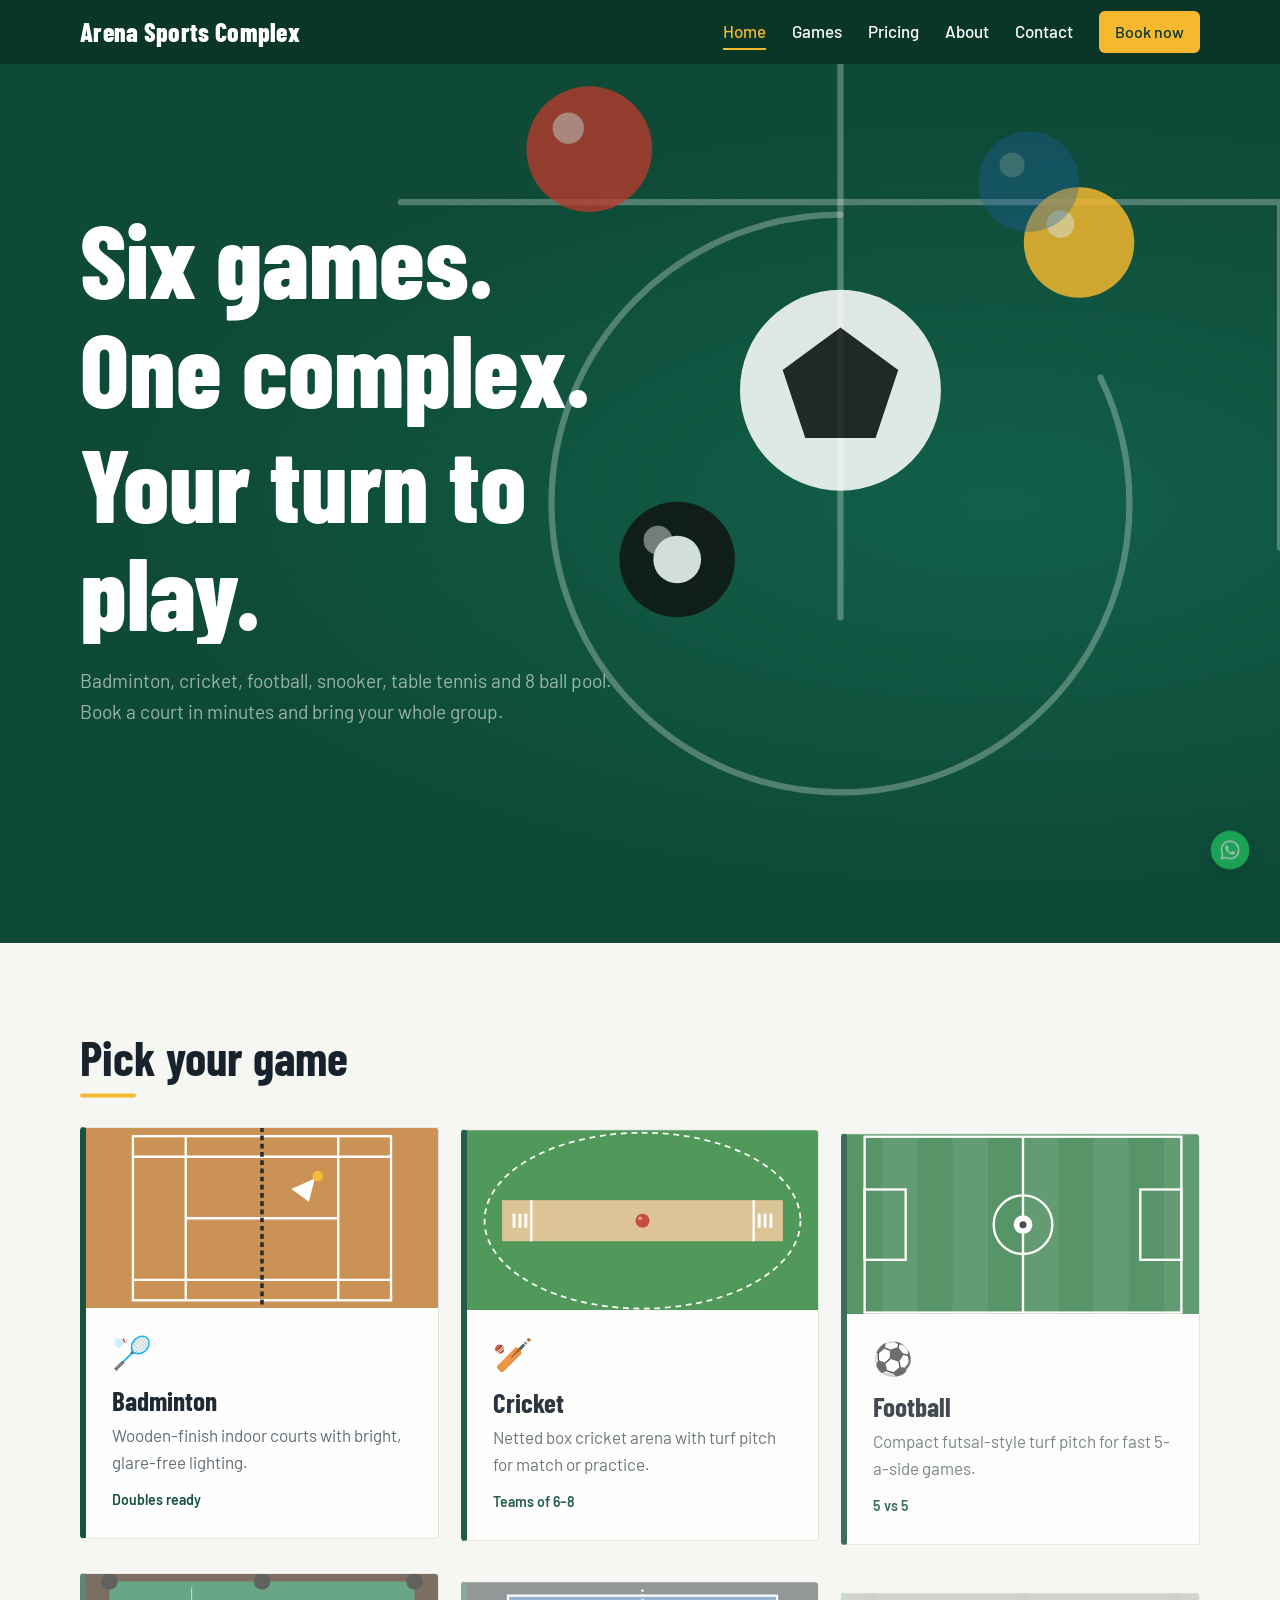
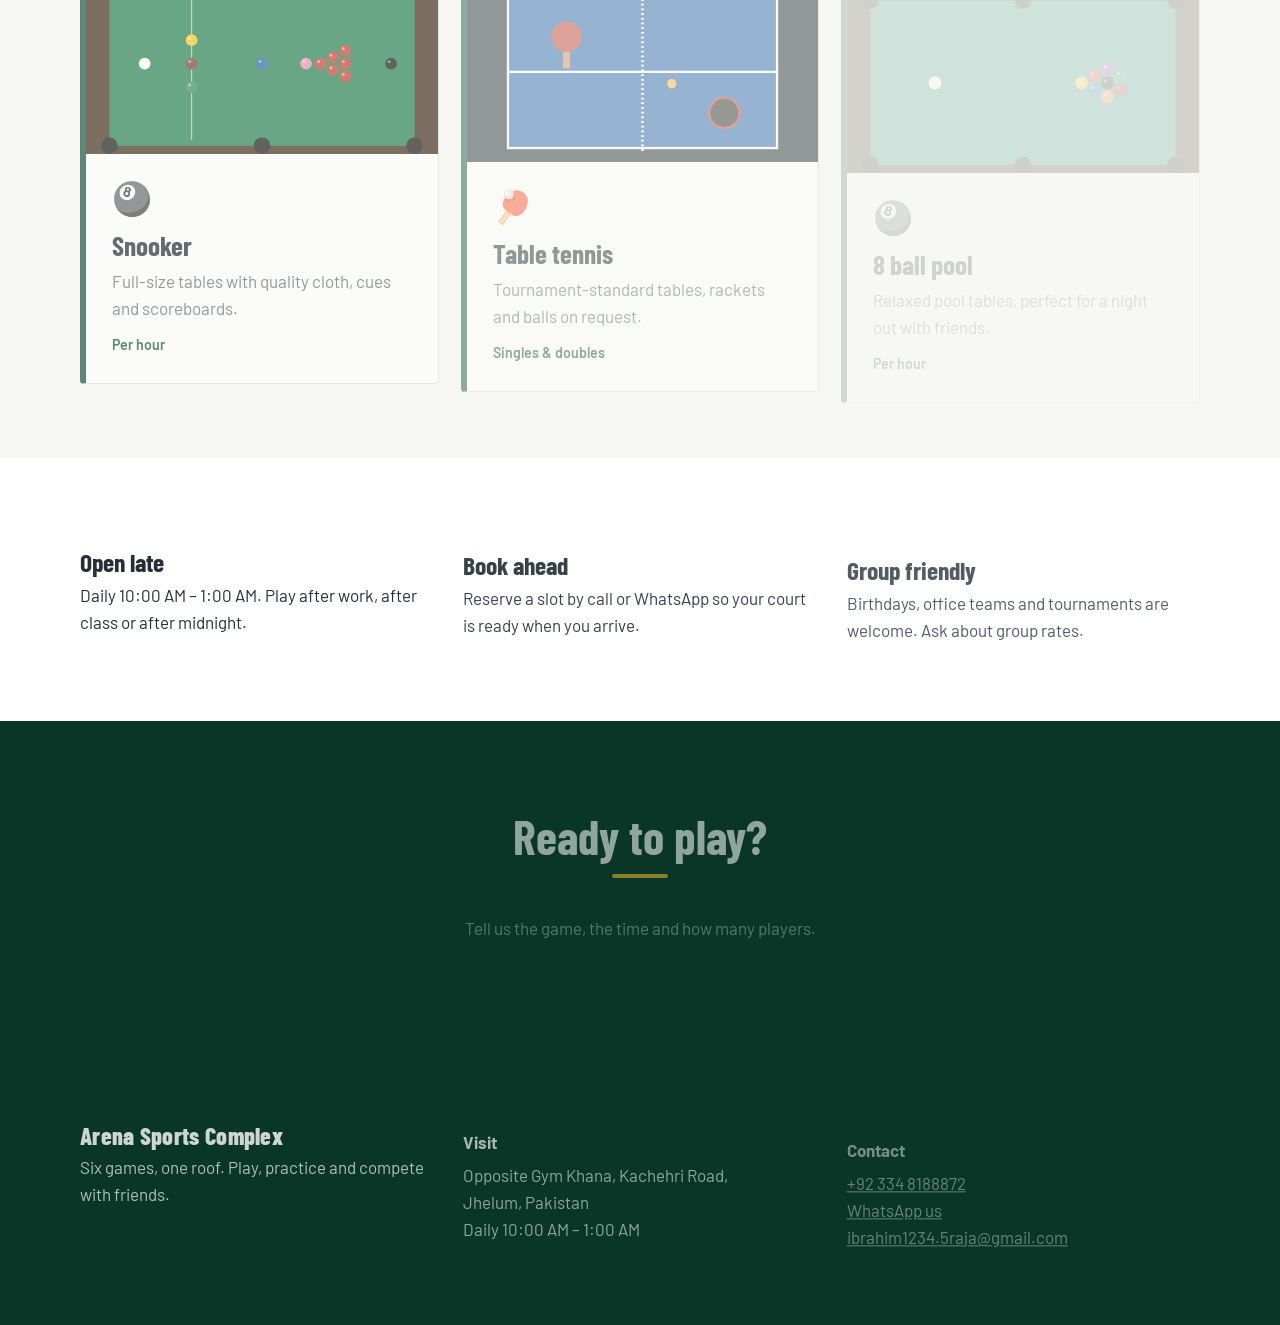
<file: index.html>
<!DOCTYPE html><html lang="en"><head><meta charset="utf-8"><meta name="viewport" content="width=device-width,initial-scale=1">
<title>Home | Arena Sports Complex</title><meta name="description" content="Badminton, cricket, football, snooker, table tennis and 8 ball pool under one roof.">
<link rel="preconnect" href="https://fonts.googleapis.com"><link rel="preconnect" href="https://fonts.gstatic.com" crossorigin>
<link href="https://fonts.googleapis.com/css2?family=Barlow+Condensed:wght@600;700;800&family=Barlow:wght@400;500;600&display=swap" rel="stylesheet">
<link rel="stylesheet" href="css/style.css"><script>if(!matchMedia('(prefers-reduced-motion:reduce)').matches)document.documentElement.className='anim'</script></head><body>
<header class="hd"><div class="wrap bar"><a class="logo" href="index.html">Arena Sports Complex</a>
<button class="burger" aria-label="Menu" aria-expanded="false"><span></span><span></span></button>
<nav class="nav"><a href="index.html" aria-current="page">Home</a><a href="games.html">Games</a><a href="pricing.html">Pricing</a><a href="about.html">About</a><a href="contact.html">Contact</a><a class="btn sm" href="https://wa.me/923348188872">Book now</a></nav></div></header>
<main>
<section class="hero"><svg class="art" viewBox="880 0 720 700" preserveAspectRatio="xMaxYMid meet" aria-hidden="true">
<g class="cl" fill="none" stroke="#fff" stroke-opacity=".28" stroke-width="5" stroke-linecap="round" stroke-linejoin="round"><path d="M1250 120a230 230 0 1 0 0 460a230 230 0 1 0 0 -460"/><path d="M1250 0V700"/><path d="M900 110H1600V590H900Z"/></g>
<g class="b" data-d="1.0"><g class="f"><circle cx="1250" cy="350" r="80" fill="#fff"/><circle cx="1223.3" cy="323.3" r="20" fill="#fff" opacity=".5"/><path d="M1250 300l46 34-18 54h-56l-18-54z" fill="#222"/></g></g>
<g class="b" data-d="1.8"><g class="f"><circle cx="1050" cy="230" r="50" fill="#C0392B"/><circle cx="1033.3" cy="213.3" r="12.5" fill="#fff" opacity=".5"/></g></g>
<g class="b" data-d="1.4"><g class="f"><circle cx="1440" cy="250" r="44" fill="#F5B82E"/><circle cx="1425.3" cy="235.3" r="11" fill="#fff" opacity=".5"/></g></g>
<g class="b" data-d="2.2"><g class="f"><circle cx="1120" cy="520" r="46" fill="#111"/><circle cx="1104.7" cy="504.7" r="11.5" fill="#fff" opacity=".5"/><circle cx="1120" cy="520" r="19" fill="#fff"/></g></g>
<g class="b" data-d="1.2"><g class="f"><circle cx="1400" cy="520" r="40" fill="#1F5FA8"/><circle cx="1386.7" cy="506.7" r="10" fill="#fff" opacity=".5"/></g></g>
</svg>
<div class="wrap">
<h1><span class="ln"><span>Six games.</span></span><span class="ln"><span>One complex.</span></span><span class="ln"><span>Your turn to play.</span></span></h1>
<p class="lead">Badminton, cricket, football, snooker, table tennis and 8 ball pool. Book a court in minutes and bring your whole group.</p>
<div class="row"><a class="btn" href="https://wa.me/923348188872">Book on WhatsApp</a><a class="btn ghost" href="games.html">See all games</a></div></div></section>
<section class="sec"><div class="wrap"><h2>Pick your game</h2><div class="cards"><article class="card"><img src="images/badminton.svg" alt="Badminton at our sports complex" loading="lazy" onerror="this.remove()"><span class="ico">🏸</span><h3>Badminton</h3><p>Wooden-finish indoor courts with bright, glare-free lighting.</p><small>Doubles ready</small></article><article class="card"><img src="images/cricket.svg" alt="Cricket at our sports complex" loading="lazy" onerror="this.remove()"><span class="ico">🏏</span><h3>Cricket</h3><p>Netted box cricket arena with turf pitch for match or practice.</p><small>Teams of 6–8</small></article><article class="card"><img src="images/football.svg" alt="Football at our sports complex" loading="lazy" onerror="this.remove()"><span class="ico">⚽</span><h3>Football</h3><p>Compact futsal-style turf pitch for fast 5-a-side games.</p><small>5 vs 5</small></article><article class="card"><img src="images/snooker.svg" alt="Snooker at our sports complex" loading="lazy" onerror="this.remove()"><span class="ico">🎱</span><h3>Snooker</h3><p>Full-size tables with quality cloth, cues and scoreboards.</p><small>Per hour</small></article><article class="card"><img src="images/table-tennis.svg" alt="Table tennis at our sports complex" loading="lazy" onerror="this.remove()"><span class="ico">🏓</span><h3>Table tennis</h3><p>Tournament-standard tables, rackets and balls on request.</p><small>Singles & doubles</small></article><article class="card"><img src="images/pool.svg" alt="8 ball pool at our sports complex" loading="lazy" onerror="this.remove()"><span class="ico">🎱</span><h3>8 ball pool</h3><p>Relaxed pool tables, perfect for a night out with friends.</p><small>Per hour</small></article></div></div></section>
<section class="sec alt"><div class="wrap grid3 why">
<div><h3>Open late</h3><p>Daily 10:00 AM – 1:00 AM. Play after work, after class or after midnight.</p></div>
<div><h3>Book ahead</h3><p>Reserve a slot by call or WhatsApp so your court is ready when you arrive.</p></div>
<div><h3>Group friendly</h3><p>Birthdays, office teams and tournaments are welcome. Ask about group rates.</p></div></div></section>
<section class="cta"><div class="wrap"><h2>Ready to play?</h2><p>Tell us the game, the time and how many players.</p><a class="btn" href="contact.html">Book a court</a></div></section></main>
<footer class="ft"><div class="wrap grid3"><div><b class="logo">Arena Sports Complex</b><p>Six games, one roof. Play, practice and compete with friends.</p></div>
<div><b>Visit</b><p>Opposite Gym Khana, Kachehri Road,<br>Jhelum, Pakistan<br>Daily 10:00 AM – 1:00 AM</p></div><div><b>Contact</b><p><a href="tel:+923348188872">+92 334 8188872</a><br><a href="https://wa.me/923348188872">WhatsApp us</a><br><a href="mailto:ibrahim1234.5raja@gmail.com">ibrahim1234.5raja@gmail.com</a></p></div></div>
<div class="wrap copy">© <span id="yr">2026</span> Arena Sports Complex. All rights reserved.</div></footer><a class="wa" href="https://wa.me/923348188872?text=Hello%20Arena%20Sports%20Complex%2C%20I%20would%20like%20to%20book%20a%20court." target="_blank" rel="noopener" aria-label="Chat with us on WhatsApp"><span class="wa-t">Chat with us</span><svg viewBox="0 0 24 24" width="30" height="30" aria-hidden="true"><path fill="currentColor" d="M17.472 14.382c-.297-.149-1.758-.867-2.03-.967-.273-.099-.471-.148-.67.15-.197.297-.767.966-.94 1.164-.173.199-.347.223-.644.075-.297-.15-1.255-.463-2.39-1.475-.883-.788-1.48-1.761-1.653-2.059-.173-.297-.018-.458.13-.606.134-.133.298-.347.446-.52.149-.174.198-.298.298-.497.099-.198.05-.371-.025-.52-.075-.149-.669-1.612-.916-2.207-.242-.579-.487-.5-.669-.51-.173-.008-.371-.01-.57-.01-.198 0-.52.074-.792.372-.272.297-1.04 1.016-1.04 2.479 0 1.462 1.065 2.875 1.213 3.074.149.198 2.096 3.2 5.077 4.487.709.306 1.262.489 1.694.625.712.227 1.36.195 1.871.118.571-.085 1.758-.719 2.006-1.413.248-.694.248-1.289.173-1.413-.074-.124-.272-.198-.57-.347m-5.421 7.403h-.004a9.87 9.87 0 01-5.031-1.378l-.361-.214-3.741.982.998-3.648-.235-.374a9.86 9.86 0 01-1.51-5.26c.001-5.45 4.436-9.884 9.888-9.884 2.64 0 5.122 1.03 6.988 2.898a9.825 9.825 0 012.893 6.994c-.003 5.45-4.437 9.884-9.885 9.884m8.413-18.297A11.815 11.815 0 0012.05 0C5.495 0 .16 5.335.157 11.892c0 2.096.547 4.142 1.588 5.945L.057 24l6.305-1.654a11.882 11.882 0 005.683 1.448h.005c6.554 0 11.89-5.335 11.893-11.893a11.821 11.821 0 00-3.48-8.413z"/></svg></a>
<script src="js/anime.min.js"></script><script src="js/main.js" defer></script></body></html>
</file>
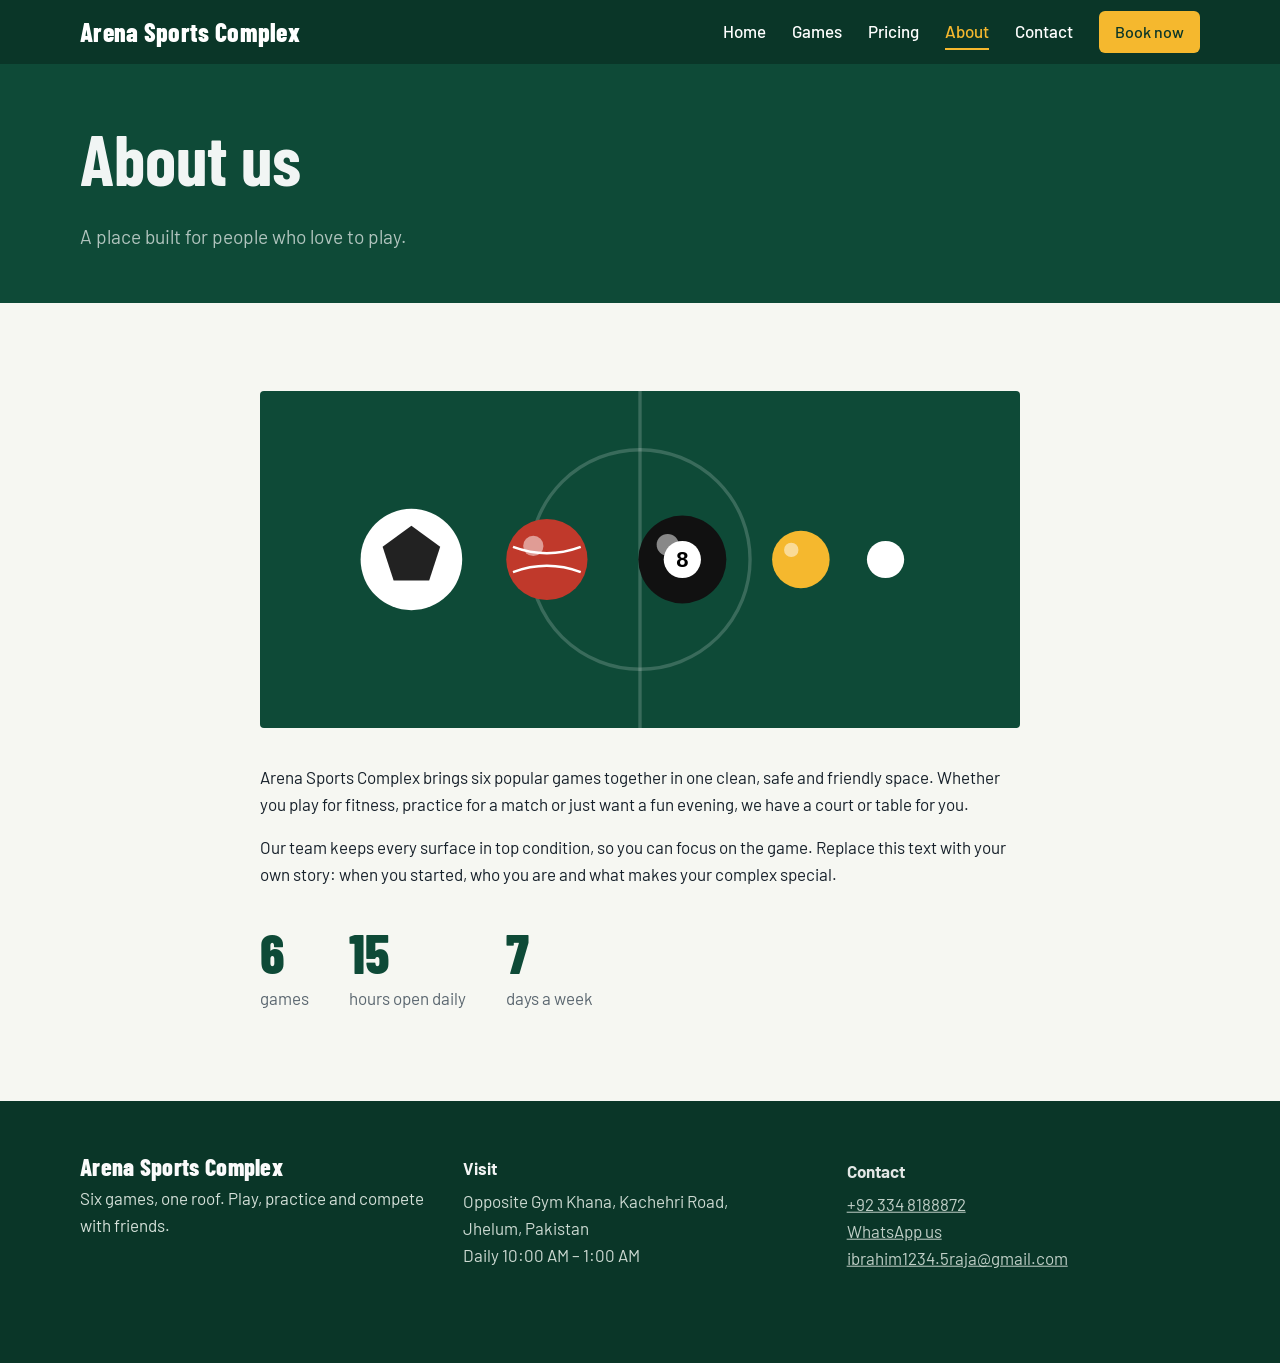
<file: about.html>
<!DOCTYPE html><html lang="en"><head><meta charset="utf-8"><meta name="viewport" content="width=device-width,initial-scale=1">
<title>About | Arena Sports Complex</title><meta name="description" content="About our sports complex and what we offer.">
<link rel="preconnect" href="https://fonts.googleapis.com"><link rel="preconnect" href="https://fonts.gstatic.com" crossorigin>
<link href="https://fonts.googleapis.com/css2?family=Barlow+Condensed:wght@600;700;800&family=Barlow:wght@400;500;600&display=swap" rel="stylesheet">
<link rel="stylesheet" href="css/style.css"><script>if(!matchMedia('(prefers-reduced-motion:reduce)').matches)document.documentElement.className='anim'</script></head><body>
<header class="hd"><div class="wrap bar"><a class="logo" href="index.html">Arena Sports Complex</a>
<button class="burger" aria-label="Menu" aria-expanded="false"><span></span><span></span></button>
<nav class="nav"><a href="index.html">Home</a><a href="games.html">Games</a><a href="pricing.html">Pricing</a><a href="about.html" aria-current="page">About</a><a href="contact.html">Contact</a><a class="btn sm" href="https://wa.me/923348188872">Book now</a></nav></div></header>
<main>
<section class="ph"><div class="wrap"><h1>About us</h1><p class="lead">A place built for people who love to play.</p></div></section>
<section class="sec"><div class="wrap narrow"><img class="wide" src="images/about.svg" alt="Inside our sports complex" loading="lazy" onerror="this.remove()"><p>Arena Sports Complex brings six popular games together in one clean, safe and friendly space. Whether you play for fitness, practice for a match or just want a fun evening, we have a court or table for you.</p>
<p>Our team keeps every surface in top condition, so you can focus on the game. Replace this text with your own story: when you started, who you are and what makes your complex special.</p>
<div class="stats"><div><b>6</b><span>games</span></div><div><b>15</b><span>hours open daily</span></div><div><b>7</b><span>days a week</span></div></div></div></section></main>
<footer class="ft"><div class="wrap grid3"><div><b class="logo">Arena Sports Complex</b><p>Six games, one roof. Play, practice and compete with friends.</p></div>
<div><b>Visit</b><p>Opposite Gym Khana, Kachehri Road,<br>Jhelum, Pakistan<br>Daily 10:00 AM – 1:00 AM</p></div><div><b>Contact</b><p><a href="tel:+923348188872">+92 334 8188872</a><br><a href="https://wa.me/923348188872">WhatsApp us</a><br><a href="mailto:ibrahim1234.5raja@gmail.com">ibrahim1234.5raja@gmail.com</a></p></div></div>
<div class="wrap copy">© <span id="yr">2026</span> Arena Sports Complex. All rights reserved.</div></footer><a class="wa" href="https://wa.me/923348188872?text=Hello%20Arena%20Sports%20Complex%2C%20I%20would%20like%20to%20book%20a%20court." target="_blank" rel="noopener" aria-label="Chat with us on WhatsApp"><span class="wa-t">Chat with us</span><svg viewBox="0 0 24 24" width="30" height="30" aria-hidden="true"><path fill="currentColor" d="M17.472 14.382c-.297-.149-1.758-.867-2.03-.967-.273-.099-.471-.148-.67.15-.197.297-.767.966-.94 1.164-.173.199-.347.223-.644.075-.297-.15-1.255-.463-2.39-1.475-.883-.788-1.48-1.761-1.653-2.059-.173-.297-.018-.458.13-.606.134-.133.298-.347.446-.52.149-.174.198-.298.298-.497.099-.198.05-.371-.025-.52-.075-.149-.669-1.612-.916-2.207-.242-.579-.487-.5-.669-.51-.173-.008-.371-.01-.57-.01-.198 0-.52.074-.792.372-.272.297-1.04 1.016-1.04 2.479 0 1.462 1.065 2.875 1.213 3.074.149.198 2.096 3.2 5.077 4.487.709.306 1.262.489 1.694.625.712.227 1.36.195 1.871.118.571-.085 1.758-.719 2.006-1.413.248-.694.248-1.289.173-1.413-.074-.124-.272-.198-.57-.347m-5.421 7.403h-.004a9.87 9.87 0 01-5.031-1.378l-.361-.214-3.741.982.998-3.648-.235-.374a9.86 9.86 0 01-1.51-5.26c.001-5.45 4.436-9.884 9.888-9.884 2.64 0 5.122 1.03 6.988 2.898a9.825 9.825 0 012.893 6.994c-.003 5.45-4.437 9.884-9.885 9.884m8.413-18.297A11.815 11.815 0 0012.05 0C5.495 0 .16 5.335.157 11.892c0 2.096.547 4.142 1.588 5.945L.057 24l6.305-1.654a11.882 11.882 0 005.683 1.448h.005c6.554 0 11.89-5.335 11.893-11.893a11.821 11.821 0 00-3.48-8.413z"/></svg></a>
<script src="js/anime.min.js"></script><script src="js/main.js" defer></script></body></html>
</file>
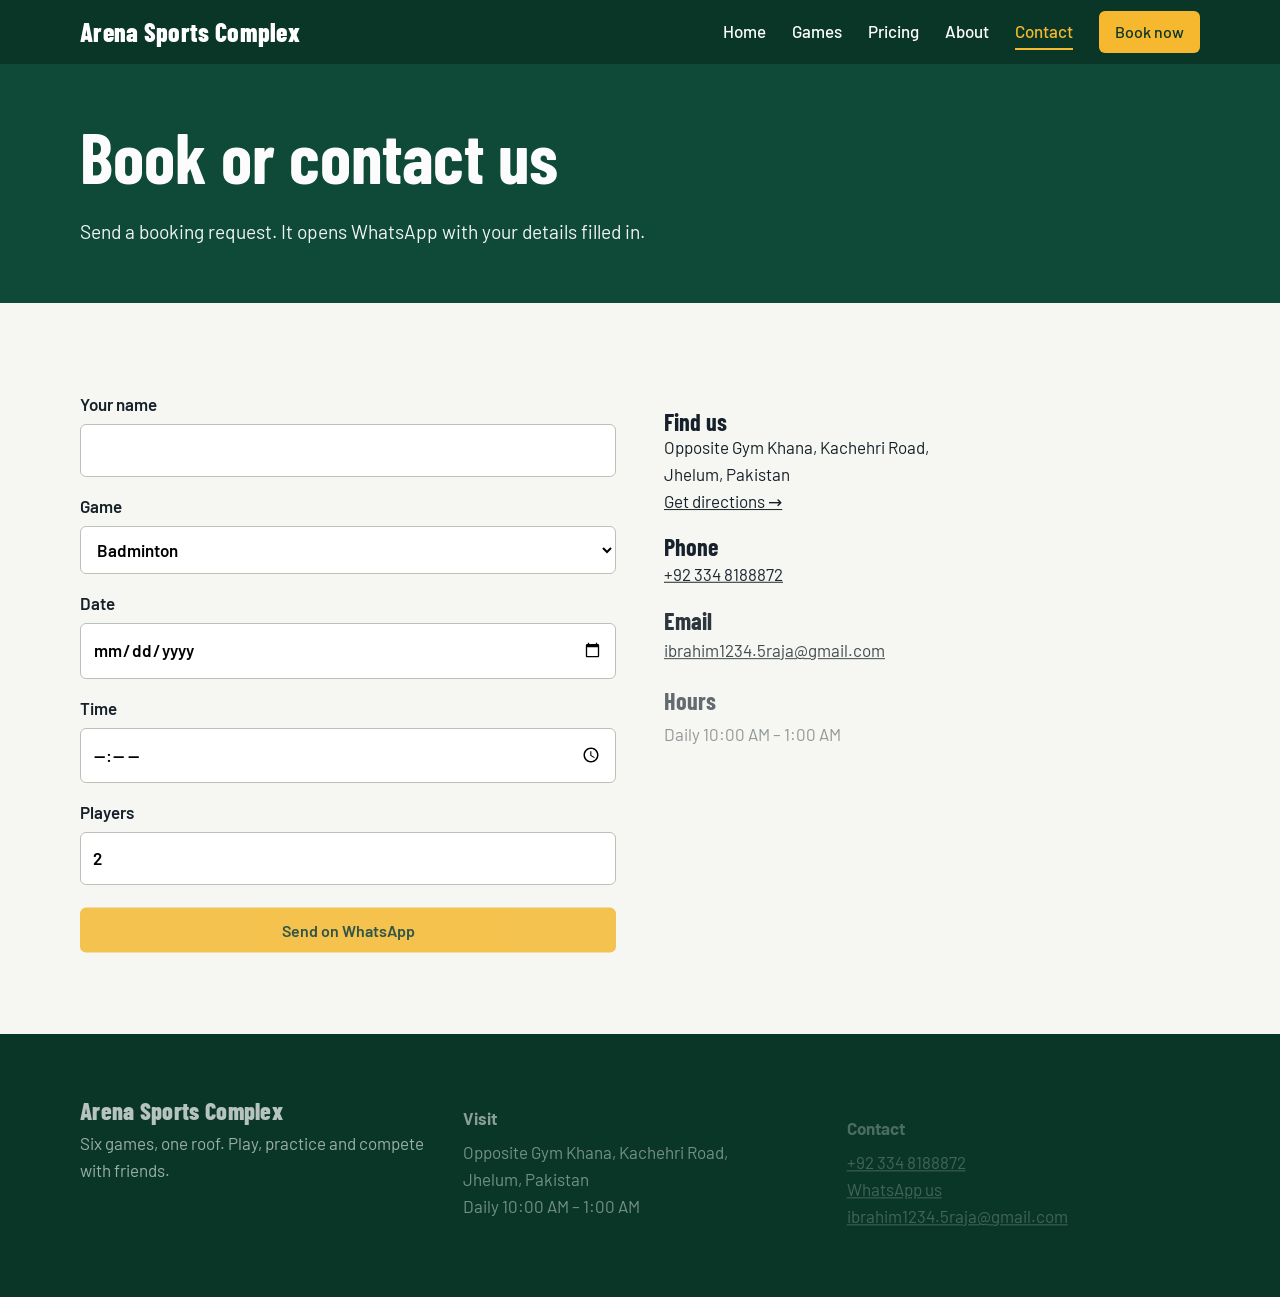
<file: contact.html>
<!DOCTYPE html><html lang="en"><head><meta charset="utf-8"><meta name="viewport" content="width=device-width,initial-scale=1">
<title>Contact | Arena Sports Complex</title><meta name="description" content="Book a court or contact our sports complex.">
<link rel="preconnect" href="https://fonts.googleapis.com"><link rel="preconnect" href="https://fonts.gstatic.com" crossorigin>
<link href="https://fonts.googleapis.com/css2?family=Barlow+Condensed:wght@600;700;800&family=Barlow:wght@400;500;600&display=swap" rel="stylesheet">
<link rel="stylesheet" href="css/style.css"><script>if(!matchMedia('(prefers-reduced-motion:reduce)').matches)document.documentElement.className='anim'</script></head><body>
<header class="hd"><div class="wrap bar"><a class="logo" href="index.html">Arena Sports Complex</a>
<button class="burger" aria-label="Menu" aria-expanded="false"><span></span><span></span></button>
<nav class="nav"><a href="index.html">Home</a><a href="games.html">Games</a><a href="pricing.html">Pricing</a><a href="about.html">About</a><a href="contact.html" aria-current="page">Contact</a><a class="btn sm" href="https://wa.me/923348188872">Book now</a></nav></div></header>
<main>
<section class="ph"><div class="wrap"><h1>Book or contact us</h1><p class="lead">Send a booking request. It opens WhatsApp with your details filled in.</p></div></section>
<section class="sec"><div class="wrap grid2">
<form id="bk"><label>Your name<input name="n" required autocomplete="name"></label>
<label>Game<select name="g"><option>Badminton</option><option>Cricket</option><option>Football</option><option>Snooker</option><option>Table tennis</option><option>8 ball pool</option></select></label>
<label>Date<input type="date" name="d" required></label><label>Time<input type="time" name="t" required></label>
<label>Players<input type="number" name="p" min="1" value="2"></label><button class="btn" type="submit">Send on WhatsApp</button></form>
<div class="info"><h3>Find us</h3><p>Opposite Gym Khana, Kachehri Road,<br>Jhelum, Pakistan<br><a href="https://www.google.com/maps/search/?api=1&amp;query=Opposite+Gym+Khana+Kachehri+Road+Jhelum+Pakistan" target="_blank" rel="noopener">Get directions →</a></p><h3>Phone</h3><p><a href="tel:+923348188872">+92 334 8188872</a></p><h3>Email</h3><p><a href="mailto:ibrahim1234.5raja@gmail.com">ibrahim1234.5raja@gmail.com</a></p><h3>Hours</h3><p>Daily 10:00 AM – 1:00 AM</p></div></div></section></main>
<footer class="ft"><div class="wrap grid3"><div><b class="logo">Arena Sports Complex</b><p>Six games, one roof. Play, practice and compete with friends.</p></div>
<div><b>Visit</b><p>Opposite Gym Khana, Kachehri Road,<br>Jhelum, Pakistan<br>Daily 10:00 AM – 1:00 AM</p></div><div><b>Contact</b><p><a href="tel:+923348188872">+92 334 8188872</a><br><a href="https://wa.me/923348188872">WhatsApp us</a><br><a href="mailto:ibrahim1234.5raja@gmail.com">ibrahim1234.5raja@gmail.com</a></p></div></div>
<div class="wrap copy">© <span id="yr">2026</span> Arena Sports Complex. All rights reserved.</div></footer><a class="wa" href="https://wa.me/923348188872?text=Hello%20Arena%20Sports%20Complex%2C%20I%20would%20like%20to%20book%20a%20court." target="_blank" rel="noopener" aria-label="Chat with us on WhatsApp"><span class="wa-t">Chat with us</span><svg viewBox="0 0 24 24" width="30" height="30" aria-hidden="true"><path fill="currentColor" d="M17.472 14.382c-.297-.149-1.758-.867-2.03-.967-.273-.099-.471-.148-.67.15-.197.297-.767.966-.94 1.164-.173.199-.347.223-.644.075-.297-.15-1.255-.463-2.39-1.475-.883-.788-1.48-1.761-1.653-2.059-.173-.297-.018-.458.13-.606.134-.133.298-.347.446-.52.149-.174.198-.298.298-.497.099-.198.05-.371-.025-.52-.075-.149-.669-1.612-.916-2.207-.242-.579-.487-.5-.669-.51-.173-.008-.371-.01-.57-.01-.198 0-.52.074-.792.372-.272.297-1.04 1.016-1.04 2.479 0 1.462 1.065 2.875 1.213 3.074.149.198 2.096 3.2 5.077 4.487.709.306 1.262.489 1.694.625.712.227 1.36.195 1.871.118.571-.085 1.758-.719 2.006-1.413.248-.694.248-1.289.173-1.413-.074-.124-.272-.198-.57-.347m-5.421 7.403h-.004a9.87 9.87 0 01-5.031-1.378l-.361-.214-3.741.982.998-3.648-.235-.374a9.86 9.86 0 01-1.51-5.26c.001-5.45 4.436-9.884 9.888-9.884 2.64 0 5.122 1.03 6.988 2.898a9.825 9.825 0 012.893 6.994c-.003 5.45-4.437 9.884-9.885 9.884m8.413-18.297A11.815 11.815 0 0012.05 0C5.495 0 .16 5.335.157 11.892c0 2.096.547 4.142 1.588 5.945L.057 24l6.305-1.654a11.882 11.882 0 005.683 1.448h.005c6.554 0 11.89-5.335 11.893-11.893a11.821 11.821 0 00-3.48-8.413z"/></svg></a>
<script src="js/anime.min.js"></script><script src="js/main.js" defer></script></body></html>
</file>
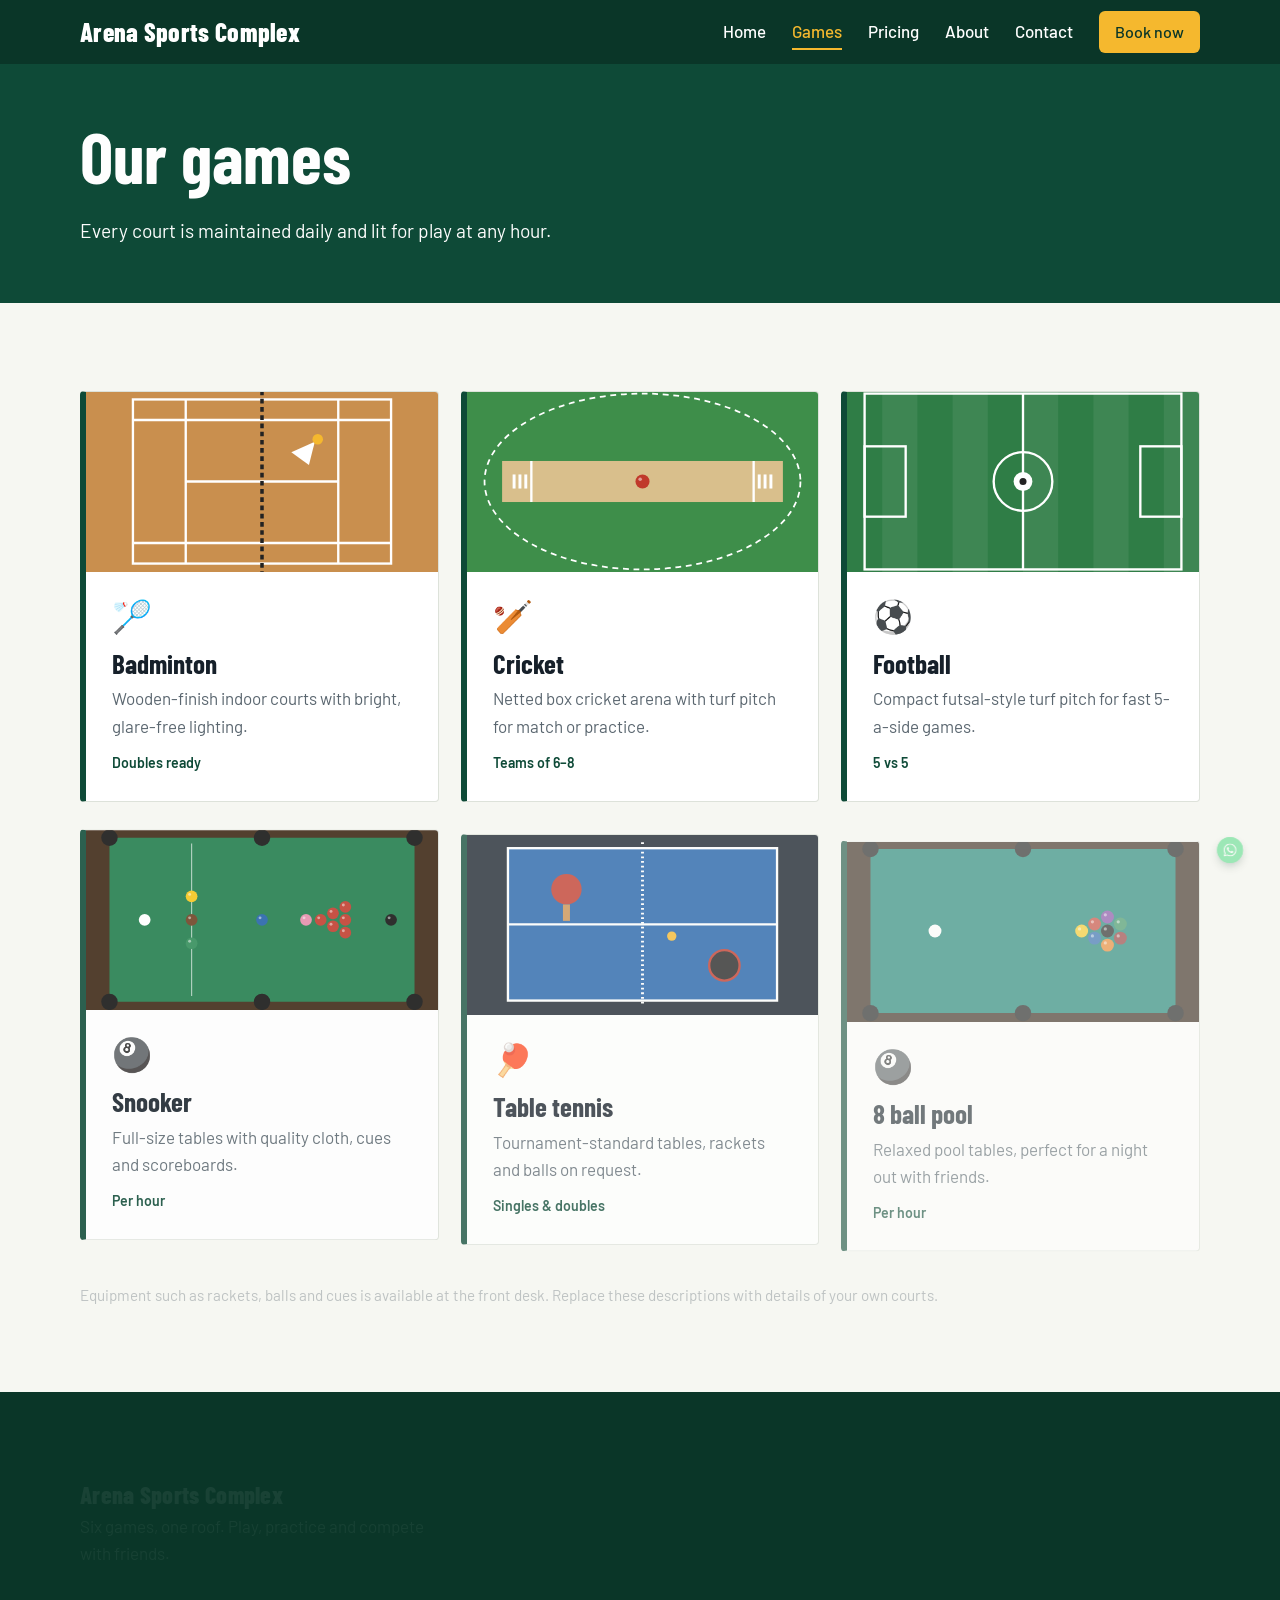
<file: games.html>
<!DOCTYPE html><html lang="en"><head><meta charset="utf-8"><meta name="viewport" content="width=device-width,initial-scale=1">
<title>Games | Arena Sports Complex</title><meta name="description" content="Explore our courts and tables: badminton, cricket, football, snooker, table tennis and 8 ball pool.">
<link rel="preconnect" href="https://fonts.googleapis.com"><link rel="preconnect" href="https://fonts.gstatic.com" crossorigin>
<link href="https://fonts.googleapis.com/css2?family=Barlow+Condensed:wght@600;700;800&family=Barlow:wght@400;500;600&display=swap" rel="stylesheet">
<link rel="stylesheet" href="css/style.css"><script>if(!matchMedia('(prefers-reduced-motion:reduce)').matches)document.documentElement.className='anim'</script></head><body>
<header class="hd"><div class="wrap bar"><a class="logo" href="index.html">Arena Sports Complex</a>
<button class="burger" aria-label="Menu" aria-expanded="false"><span></span><span></span></button>
<nav class="nav"><a href="index.html">Home</a><a href="games.html" aria-current="page">Games</a><a href="pricing.html">Pricing</a><a href="about.html">About</a><a href="contact.html">Contact</a><a class="btn sm" href="https://wa.me/923348188872">Book now</a></nav></div></header>
<main>
<section class="ph"><div class="wrap"><h1>Our games</h1><p class="lead">Every court is maintained daily and lit for play at any hour.</p></div></section>
<section class="sec"><div class="wrap"><div class="cards"><article class="card"><img src="images/badminton.svg" alt="Badminton at our sports complex" loading="lazy" onerror="this.remove()"><span class="ico">🏸</span><h3>Badminton</h3><p>Wooden-finish indoor courts with bright, glare-free lighting.</p><small>Doubles ready</small></article><article class="card"><img src="images/cricket.svg" alt="Cricket at our sports complex" loading="lazy" onerror="this.remove()"><span class="ico">🏏</span><h3>Cricket</h3><p>Netted box cricket arena with turf pitch for match or practice.</p><small>Teams of 6–8</small></article><article class="card"><img src="images/football.svg" alt="Football at our sports complex" loading="lazy" onerror="this.remove()"><span class="ico">⚽</span><h3>Football</h3><p>Compact futsal-style turf pitch for fast 5-a-side games.</p><small>5 vs 5</small></article><article class="card"><img src="images/snooker.svg" alt="Snooker at our sports complex" loading="lazy" onerror="this.remove()"><span class="ico">🎱</span><h3>Snooker</h3><p>Full-size tables with quality cloth, cues and scoreboards.</p><small>Per hour</small></article><article class="card"><img src="images/table-tennis.svg" alt="Table tennis at our sports complex" loading="lazy" onerror="this.remove()"><span class="ico">🏓</span><h3>Table tennis</h3><p>Tournament-standard tables, rackets and balls on request.</p><small>Singles & doubles</small></article><article class="card"><img src="images/pool.svg" alt="8 ball pool at our sports complex" loading="lazy" onerror="this.remove()"><span class="ico">🎱</span><h3>8 ball pool</h3><p>Relaxed pool tables, perfect for a night out with friends.</p><small>Per hour</small></article></div>
<p class="note">Equipment such as rackets, balls and cues is available at the front desk. Replace these descriptions with details of your own courts.</p></div></section></main>
<footer class="ft"><div class="wrap grid3"><div><b class="logo">Arena Sports Complex</b><p>Six games, one roof. Play, practice and compete with friends.</p></div>
<div><b>Visit</b><p>Opposite Gym Khana, Kachehri Road,<br>Jhelum, Pakistan<br>Daily 10:00 AM – 1:00 AM</p></div><div><b>Contact</b><p><a href="tel:+923348188872">+92 334 8188872</a><br><a href="https://wa.me/923348188872">WhatsApp us</a><br><a href="mailto:ibrahim1234.5raja@gmail.com">ibrahim1234.5raja@gmail.com</a></p></div></div>
<div class="wrap copy">© <span id="yr">2026</span> Arena Sports Complex. All rights reserved.</div></footer><a class="wa" href="https://wa.me/923348188872?text=Hello%20Arena%20Sports%20Complex%2C%20I%20would%20like%20to%20book%20a%20court." target="_blank" rel="noopener" aria-label="Chat with us on WhatsApp"><span class="wa-t">Chat with us</span><svg viewBox="0 0 24 24" width="30" height="30" aria-hidden="true"><path fill="currentColor" d="M17.472 14.382c-.297-.149-1.758-.867-2.03-.967-.273-.099-.471-.148-.67.15-.197.297-.767.966-.94 1.164-.173.199-.347.223-.644.075-.297-.15-1.255-.463-2.39-1.475-.883-.788-1.48-1.761-1.653-2.059-.173-.297-.018-.458.13-.606.134-.133.298-.347.446-.52.149-.174.198-.298.298-.497.099-.198.05-.371-.025-.52-.075-.149-.669-1.612-.916-2.207-.242-.579-.487-.5-.669-.51-.173-.008-.371-.01-.57-.01-.198 0-.52.074-.792.372-.272.297-1.04 1.016-1.04 2.479 0 1.462 1.065 2.875 1.213 3.074.149.198 2.096 3.2 5.077 4.487.709.306 1.262.489 1.694.625.712.227 1.36.195 1.871.118.571-.085 1.758-.719 2.006-1.413.248-.694.248-1.289.173-1.413-.074-.124-.272-.198-.57-.347m-5.421 7.403h-.004a9.87 9.87 0 01-5.031-1.378l-.361-.214-3.741.982.998-3.648-.235-.374a9.86 9.86 0 01-1.51-5.26c.001-5.45 4.436-9.884 9.888-9.884 2.64 0 5.122 1.03 6.988 2.898a9.825 9.825 0 012.893 6.994c-.003 5.45-4.437 9.884-9.885 9.884m8.413-18.297A11.815 11.815 0 0012.05 0C5.495 0 .16 5.335.157 11.892c0 2.096.547 4.142 1.588 5.945L.057 24l6.305-1.654a11.882 11.882 0 005.683 1.448h.005c6.554 0 11.89-5.335 11.893-11.893a11.821 11.821 0 00-3.48-8.413z"/></svg></a>
<script src="js/anime.min.js"></script><script src="js/main.js" defer></script></body></html>
</file>
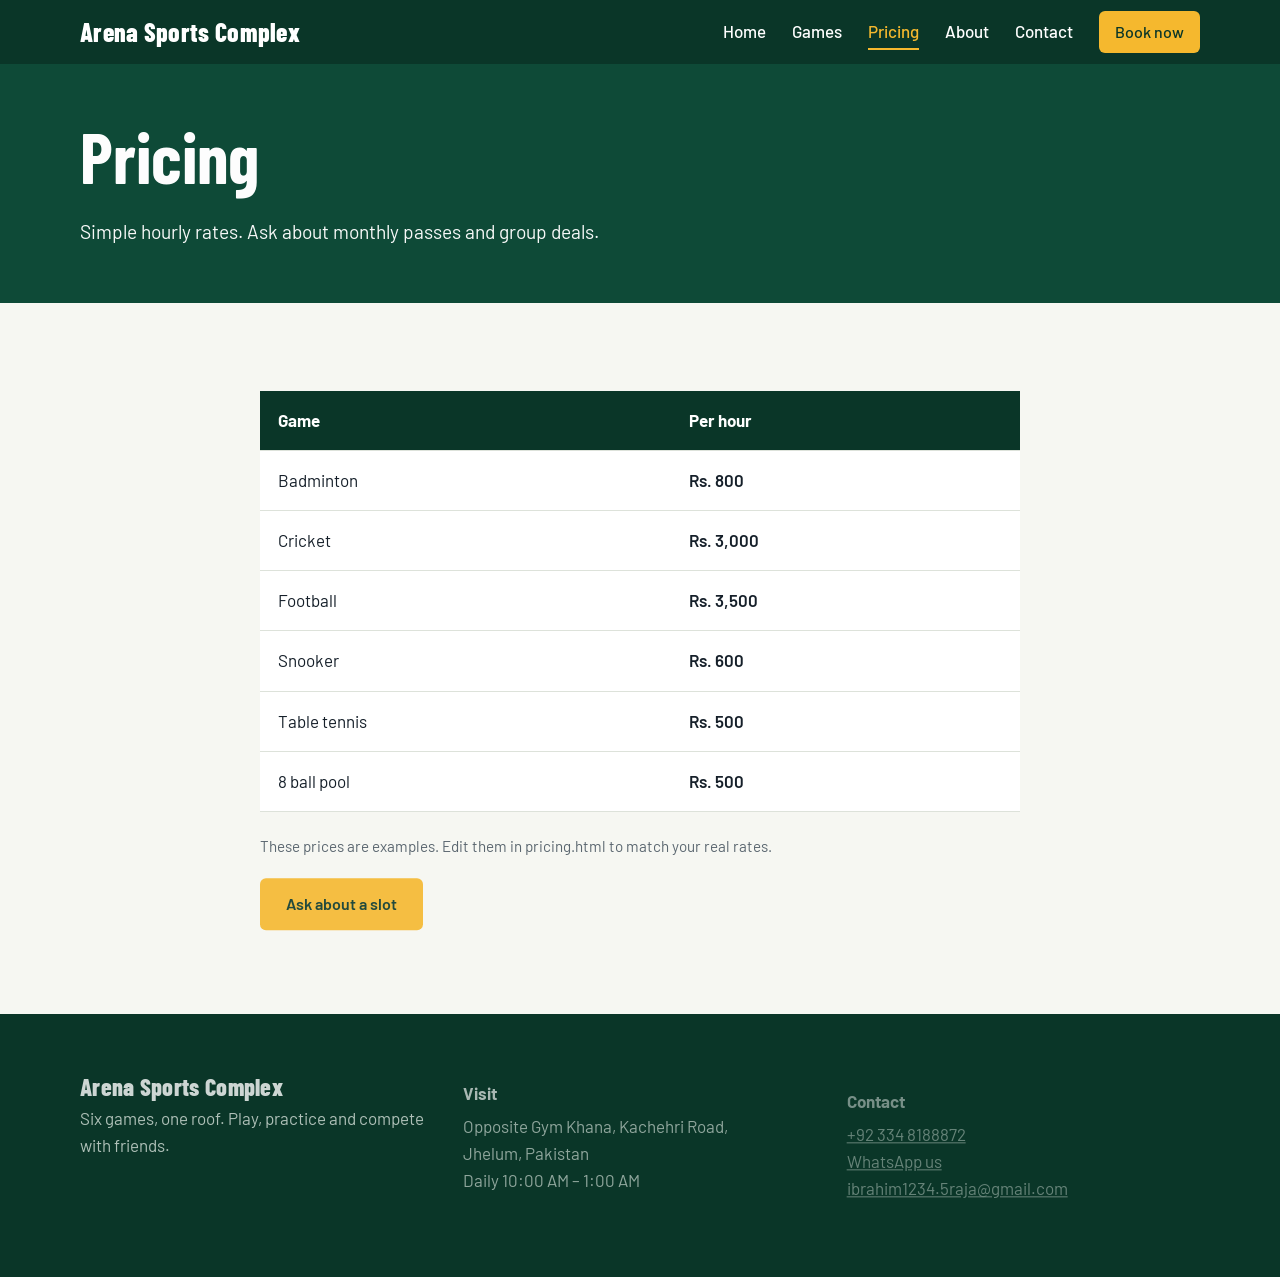
<file: pricing.html>
<!DOCTYPE html><html lang="en"><head><meta charset="utf-8"><meta name="viewport" content="width=device-width,initial-scale=1">
<title>Pricing | Arena Sports Complex</title><meta name="description" content="Hourly rates for every game at our sports complex.">
<link rel="preconnect" href="https://fonts.googleapis.com"><link rel="preconnect" href="https://fonts.gstatic.com" crossorigin>
<link href="https://fonts.googleapis.com/css2?family=Barlow+Condensed:wght@600;700;800&family=Barlow:wght@400;500;600&display=swap" rel="stylesheet">
<link rel="stylesheet" href="css/style.css"><script>if(!matchMedia('(prefers-reduced-motion:reduce)').matches)document.documentElement.className='anim'</script></head><body>
<header class="hd"><div class="wrap bar"><a class="logo" href="index.html">Arena Sports Complex</a>
<button class="burger" aria-label="Menu" aria-expanded="false"><span></span><span></span></button>
<nav class="nav"><a href="index.html">Home</a><a href="games.html">Games</a><a href="pricing.html" aria-current="page">Pricing</a><a href="about.html">About</a><a href="contact.html">Contact</a><a class="btn sm" href="https://wa.me/923348188872">Book now</a></nav></div></header>
<main>
<section class="ph"><div class="wrap"><h1>Pricing</h1><p class="lead">Simple hourly rates. Ask about monthly passes and group deals.</p></div></section>
<section class="sec"><div class="wrap narrow"><div class="scroll"><table><thead><tr><th>Game</th><th>Per hour</th></tr></thead><tbody><tr><td>Badminton</td><td>Rs. 800</td></tr><tr><td>Cricket</td><td>Rs. 3,000</td></tr><tr><td>Football</td><td>Rs. 3,500</td></tr><tr><td>Snooker</td><td>Rs. 600</td></tr><tr><td>Table tennis</td><td>Rs. 500</td></tr><tr><td>8 ball pool</td><td>Rs. 500</td></tr></tbody></table></div>
<p class="note">These prices are examples. Edit them in pricing.html to match your real rates.</p>
<a class="btn" href="https://wa.me/923348188872">Ask about a slot</a></div></section></main>
<footer class="ft"><div class="wrap grid3"><div><b class="logo">Arena Sports Complex</b><p>Six games, one roof. Play, practice and compete with friends.</p></div>
<div><b>Visit</b><p>Opposite Gym Khana, Kachehri Road,<br>Jhelum, Pakistan<br>Daily 10:00 AM – 1:00 AM</p></div><div><b>Contact</b><p><a href="tel:+923348188872">+92 334 8188872</a><br><a href="https://wa.me/923348188872">WhatsApp us</a><br><a href="mailto:ibrahim1234.5raja@gmail.com">ibrahim1234.5raja@gmail.com</a></p></div></div>
<div class="wrap copy">© <span id="yr">2026</span> Arena Sports Complex. All rights reserved.</div></footer><a class="wa" href="https://wa.me/923348188872?text=Hello%20Arena%20Sports%20Complex%2C%20I%20would%20like%20to%20book%20a%20court." target="_blank" rel="noopener" aria-label="Chat with us on WhatsApp"><span class="wa-t">Chat with us</span><svg viewBox="0 0 24 24" width="30" height="30" aria-hidden="true"><path fill="currentColor" d="M17.472 14.382c-.297-.149-1.758-.867-2.03-.967-.273-.099-.471-.148-.67.15-.197.297-.767.966-.94 1.164-.173.199-.347.223-.644.075-.297-.15-1.255-.463-2.39-1.475-.883-.788-1.48-1.761-1.653-2.059-.173-.297-.018-.458.13-.606.134-.133.298-.347.446-.52.149-.174.198-.298.298-.497.099-.198.05-.371-.025-.52-.075-.149-.669-1.612-.916-2.207-.242-.579-.487-.5-.669-.51-.173-.008-.371-.01-.57-.01-.198 0-.52.074-.792.372-.272.297-1.04 1.016-1.04 2.479 0 1.462 1.065 2.875 1.213 3.074.149.198 2.096 3.2 5.077 4.487.709.306 1.262.489 1.694.625.712.227 1.36.195 1.871.118.571-.085 1.758-.719 2.006-1.413.248-.694.248-1.289.173-1.413-.074-.124-.272-.198-.57-.347m-5.421 7.403h-.004a9.87 9.87 0 01-5.031-1.378l-.361-.214-3.741.982.998-3.648-.235-.374a9.86 9.86 0 01-1.51-5.26c.001-5.45 4.436-9.884 9.888-9.884 2.64 0 5.122 1.03 6.988 2.898a9.825 9.825 0 012.893 6.994c-.003 5.45-4.437 9.884-9.885 9.884m8.413-18.297A11.815 11.815 0 0012.05 0C5.495 0 .16 5.335.157 11.892c0 2.096.547 4.142 1.588 5.945L.057 24l6.305-1.654a11.882 11.882 0 005.683 1.448h.005c6.554 0 11.89-5.335 11.893-11.893a11.821 11.821 0 00-3.48-8.413z"/></svg></a>
<script src="js/anime.min.js"></script><script src="js/main.js" defer></script></body></html>
</file>
<file: css/style.css>
:root{--g:#0E4A37;--g2:#0A3628;--ch:#F6F7F2;--ink:#16202A;--am:#F5B82E;--mut:#5B6770;--ln:#DDE2DA}
*{box-sizing:border-box;margin:0}html{scroll-behavior:smooth}
body{font:400 17px/1.6 Barlow,system-ui,sans-serif;color:var(--ink);background:var(--ch)}
h1,h2,h3,.logo{font-family:"Barlow Condensed",sans-serif;line-height:1.05}
a{color:inherit}.wrap{width:min(1120px,100% - 40px);margin:auto}.narrow{max-width:760px}
:focus-visible{outline:3px solid var(--am);outline-offset:3px}
.hd{position:sticky;top:0;z-index:9;background:var(--g2);color:#fff}
.bar{display:flex;align-items:center;justify-content:space-between;height:64px}
.logo{font-size:1.6rem;font-weight:800;text-decoration:none;letter-spacing:.3px}
.nav{display:flex;align-items:center;gap:26px}.nav a{text-decoration:none;font-weight:500}
.nav a:not(.btn):hover,.nav a[aria-current]{color:var(--am)}
.btn{display:inline-block;background:var(--am);color:var(--g2);font-weight:600;padding:13px 26px;border-radius:6px;border:0;text-decoration:none;cursor:pointer;font-size:1rem;font-family:inherit}
.btn:hover{background:#ffc94d}.btn.sm{padding:8px 16px}.btn.ghost{background:none;color:#fff;border:2px solid #fff}.btn.ghost:hover{background:#ffffff22}
.burger{display:none;background:none;border:0;width:44px;height:44px;cursor:pointer}
.burger span{display:block;height:3px;background:#fff;margin:6px 8px}
.hero{position:relative;overflow:hidden;background:radial-gradient(ellipse at 78% 50%,#12604a 0,transparent 62%),var(--g);color:#fff;padding:clamp(64px,12vw,140px) 0}
.lines{display:none;position:absolute;inset:0;background:radial-gradient(circle at 88% 50%,transparent 0 118px,#ffffff2b 118px 122px,transparent 122px),linear-gradient(90deg,transparent calc(88% - 2px),#ffffff2b calc(88% - 2px) calc(88% + 2px),transparent calc(88% + 2px)),linear-gradient(#ffffff2b 3px,transparent 3px) 0 12% /100% 76% no-repeat}
.hero .wrap{position:relative}
.hero h1{font-size:clamp(3rem,9vw,6.4rem);font-weight:800;max-width:11ch}
.lead{font-size:1.2rem;max-width:52ch;margin:22px 0 30px;opacity:.92}.row{display:flex;gap:14px;flex-wrap:wrap}
.sec{padding:clamp(48px,8vw,88px) 0}.alt{background:#fff}h2{font-size:clamp(2rem,5vw,3rem);margin-bottom:28px}
.cards{display:grid;grid-template-columns:repeat(auto-fit,minmax(280px,1fr));gap:22px}
.card{background:#fff;border:1px solid var(--ln);border-left:6px solid var(--g);border-radius:4px;padding:26px}
.card:hover{border-left-color:var(--am)}.ico{font-size:2rem}.card h3{font-size:1.7rem;margin:8px 0}
.card p{color:var(--mut)}.card small{display:inline-block;margin-top:12px;font-weight:600;color:var(--g)}
.grid3{display:grid;grid-template-columns:repeat(auto-fit,minmax(240px,1fr));gap:30px}.why h3{font-size:1.6rem;margin-bottom:6px}
.cta{background:var(--g2);color:#fff;text-align:center;padding:72px 0}.cta p{margin-bottom:24px}
.ph{background:var(--g);color:#fff;padding:56px 0 16px}.ph h1{font-size:clamp(2.6rem,7vw,4.4rem)}.ph .lead{margin-bottom:40px}
.note{color:var(--mut);font-size:.95rem;margin:22px 0}.narrow p{margin-bottom:16px}
.scroll{overflow-x:auto}table{width:100%;border-collapse:collapse;background:#fff}
th,td{text-align:left;padding:16px 18px;border-bottom:1px solid var(--ln)}th{background:var(--g2);color:#fff}td:last-child{font-weight:600}
.stats{display:flex;gap:40px;flex-wrap:wrap;margin-top:32px}.stats b{display:block;font:800 3.4rem "Barlow Condensed";color:var(--g)}.stats span{color:var(--mut)}
.grid2{display:grid;grid-template-columns:repeat(auto-fit,minmax(300px,1fr));gap:48px}
form{display:grid;gap:16px}label{display:grid;gap:6px;font-weight:600}
input,select{font:inherit;padding:12px;border:1px solid #b9c2b6;border-radius:6px;background:#fff}
.info h3{font-size:1.5rem;margin-top:18px}
.ft{background:var(--g2);color:#d8e3dc;padding-top:52px}.ft b{color:#fff;display:block;margin-bottom:6px}.ft .logo{font-size:1.5rem}
.copy{border-top:1px solid #ffffff22;margin-top:36px;padding:18px 0;font-size:.9rem}
@media(max-width:820px){.burger{display:block}
.nav{display:none;position:absolute;top:64px;left:0;right:0;flex-direction:column;align-items:stretch;gap:0;background:var(--g2);padding:8px 20px 20px}
.nav.open{display:flex}.nav a{padding:12px 0}.nav .btn{text-align:center;margin-top:8px}}
@media(prefers-reduced-motion:reduce){*{animation:none!important;scroll-behavior:auto}}
.card{overflow:hidden}.card img{display:block;width:calc(100% + 52px);height:180px;object-fit:cover;margin:-26px -26px 18px}.wide{width:100%;height:auto;max-height:380px;object-fit:cover;border-radius:4px;margin-bottom:28px}

/* ===== Animations & polish (anime.js) ===== */
/* Start states: only active when JS + motion are allowed (html.anim). Without them everything is simply visible. */
.anim .hd .logo,.anim .hd .nav>a,.anim .hd .burger,.anim .hero .lead,.anim .hero .row .btn,.anim .ph h1,.anim .ph .lead,.anim .rv,.anim .wa,.anim .art .cl,.anim .art .b{opacity:0}
.anim .hero h1 .ln>span{transform:translateY(110%)}
.hero h1 .ln{display:block;overflow:hidden;padding-bottom:.1em;margin-bottom:-.1em}
.hero h1 .ln>span{display:block}

/* header: shadow + scroll progress bar */
.hd{transition:box-shadow .3s}.hd.sc{box-shadow:0 8px 26px -12px #000b}
.pg{position:absolute;left:0;bottom:0;height:3px;width:100%;background:var(--am);transform:scaleX(0);transform-origin:0 50%;pointer-events:none}

/* nav underline grows on hover */
.nav a:not(.btn){position:relative}
.nav a:not(.btn)::after{content:"";position:absolute;left:0;right:0;bottom:-4px;height:2px;background:var(--am);transform:scaleX(0);transform-origin:0 50%;transition:transform .3s ease}
.nav a:not(.btn):hover::after,.nav a[aria-current]::after{transform:scaleX(1)}

/* buttons */
.btn{transition:background .2s,translate .2s,box-shadow .2s}
.btn:hover{translate:0 -2px;box-shadow:0 10px 22px -10px #0009}.btn:active{translate:0 0;box-shadow:none}
.cta .btn{animation:ring 2.4s ease-out infinite}
@keyframes ring{0%{box-shadow:0 0 0 0 #f5b82e88}70%,100%{box-shadow:0 0 0 18px #f5b82e00}}

/* section heading accent bar */
.sec h2::after,.cta h2::after{content:"";display:block;width:56px;height:4px;background:var(--am);border-radius:2px;margin-top:12px}
.cta h2::after{margin-inline:auto}

/* cards */
.card{transition:translate .35s cubic-bezier(.2,.8,.2,1),box-shadow .35s,border-color .2s}
.card:hover{translate:0 -8px;box-shadow:0 22px 40px -22px #0a3628b0}
.card img{transition:transform .7s cubic-bezier(.2,.8,.2,1)}.card:hover img{transform:scale(1.08)}
.ico{display:inline-block}

/* hero art (inline svg: court + balls) */
.art{position:absolute;inset:0;width:100%;height:100%;pointer-events:none}
.art .f{transform-box:fill-box;transform-origin:center}
.art .b{transition:translate .7s cubic-bezier(.2,.8,.2,1)}
@media(max-width:900px){.art{opacity:.35}}

/* forms */
input,select{transition:border-color .2s,box-shadow .2s}
input:focus,select:focus{outline:0;border-color:var(--g);box-shadow:0 0 0 4px #0e4a3722}
tbody tr{transition:background .2s}tbody tr:hover{background:#f1f5ee}

/* floating WhatsApp button */
.wa{position:fixed;right:20px;bottom:20px;z-index:30;display:flex;align-items:center;gap:0;height:60px;min-width:60px;padding:0 15px;border-radius:30px;background:#25D366;color:#fff;text-decoration:none;font-weight:600;box-shadow:0 10px 26px -8px #0a3628cc;transition:scale .25s,gap .3s,padding .3s}
.wa::before{content:"";position:absolute;inset:0;border-radius:inherit;background:#25D366;z-index:-1;animation:wapulse 2.2s ease-out infinite}
@keyframes wapulse{0%{transform:scale(1);opacity:.55}100%{transform:scale(1.55,1.7);opacity:0}}
.wa:hover{scale:1.05}.wa:focus-visible{outline-color:#fff}
.wa svg{flex:none}
.wa-t{order:-1;max-width:0;overflow:hidden;white-space:nowrap;transition:max-width .4s ease}
.wa:hover .wa-t,.wa:focus-visible .wa-t{max-width:140px;margin-right:10px}
@media(max-width:820px){.wa{right:14px;bottom:14px}.wa:hover .wa-t{max-width:0;margin:0}}
@media(max-width:820px){.nav a:not(.btn)::after{display:none}}
</file>
